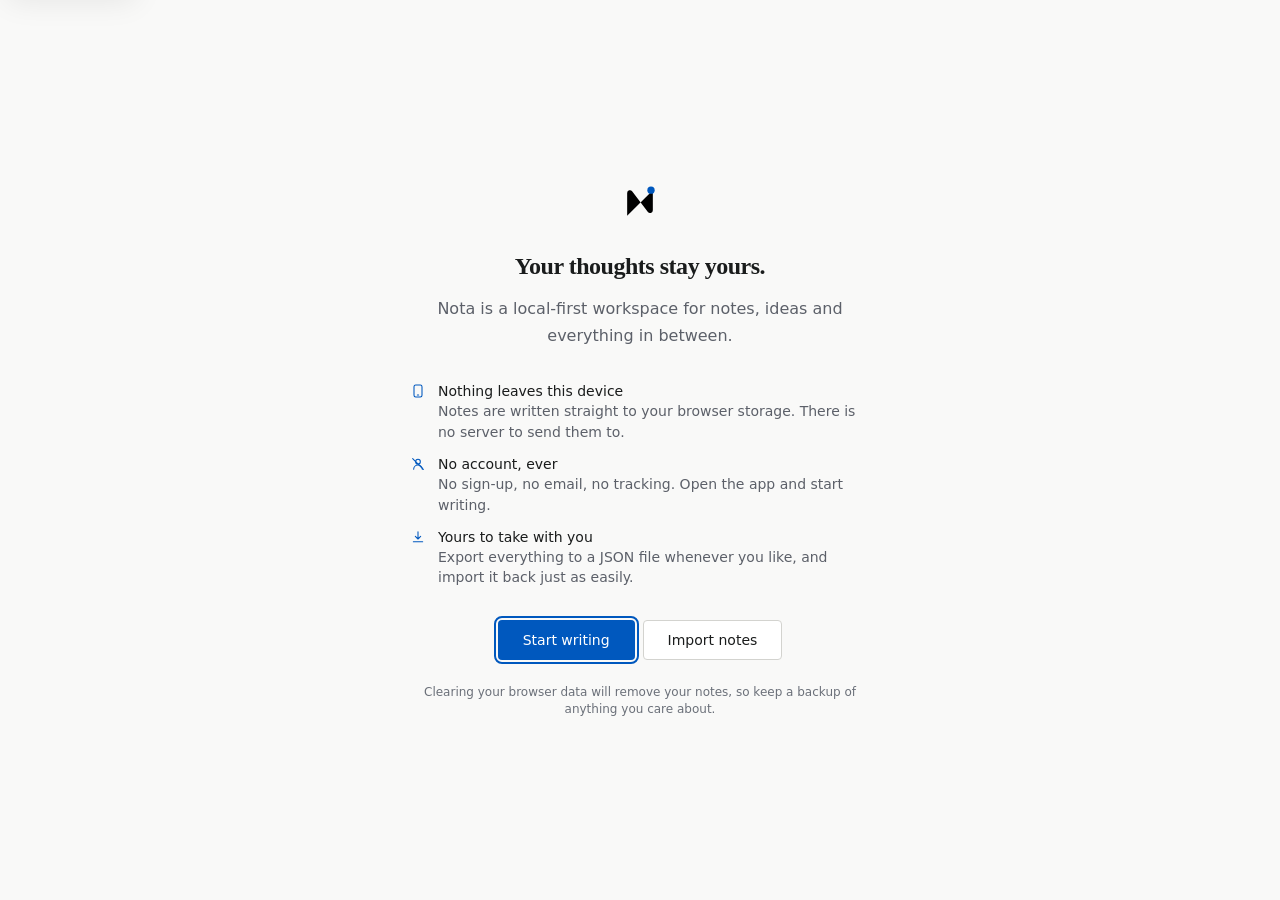
<file: index.html>
<!doctype html>
<html lang="en" data-theme="light">
  <head>
    <meta charset="utf-8" />
    <meta name="viewport" content="width=device-width, initial-scale=1, viewport-fit=cover" />
    <meta name="color-scheme" content="light dark" />
    <title>Nota — a private workspace for notes and ideas</title>
    <meta
      name="description"
      content="Nota is a local-first notes and personal knowledge workspace. Your notes stay on your device: no account, no server, no tracking."
    />
    <meta name="theme-color" content="#f9f9f8" media="(prefers-color-scheme: light)" />
    <meta name="theme-color" content="#121212" media="(prefers-color-scheme: dark)" />

    <link rel="icon" href="assets/brand/favicon.svg" type="image/svg+xml" />
    <link rel="apple-touch-icon" href="assets/brand/icon.svg" />

    <link rel="stylesheet" href="css/tokens.css" />
    <link rel="stylesheet" href="css/reset.css" />
    <link rel="stylesheet" href="css/base.css" />
    <link rel="stylesheet" href="css/layout.css" />
    <link rel="stylesheet" href="css/components.css" />
    <link rel="stylesheet" href="css/editor.css" />
    <link rel="stylesheet" href="css/views.css" />
    <link rel="stylesheet" href="css/utilities.css" />
    <link rel="stylesheet" href="css/responsive.css" />

    <script>
      /* Resolve the theme before first paint so the app never flashes
         the wrong colours. Mirrors the preference written by storage.js. */
      (function () {
        try {
          var stored = localStorage.getItem('nota:theme') || 'system';
          var dark =
            stored === 'dark' ||
            (stored === 'system' &&
              window.matchMedia &&
              window.matchMedia('(prefers-color-scheme: dark)').matches);
          document.documentElement.dataset.theme = dark ? 'dark' : 'light';
        } catch (error) {
          document.documentElement.dataset.theme = 'light';
        }
      })();
    </script>
  </head>

  <body>
    <a class="skip-link" id="skip-link" href="#editor-content">Skip to editor</a>

    <!-- Icon sprite. Inlined so the app makes no network requests at all. -->
    <svg xmlns="http://www.w3.org/2000/svg" style="display: none" aria-hidden="true">
      <symbol id="i-brand" viewBox="0 0 24 24">
        <path d="M5 19V6.5a1.5 1.5 0 0 1 2.7-.9l8.6 11.3a1.5 1.5 0 0 0 2.7-.9V5" />
        <circle cx="18" cy="5" r="2" fill="currentColor" stroke="none" />
      </symbol>
      <symbol id="i-note" viewBox="0 0 24 24">
        <path d="M14 3H7a2 2 0 0 0-2 2v14a2 2 0 0 0 2 2h10a2 2 0 0 0 2-2V8z" />
        <path d="M14 3v5h5" />
        <path d="M9 13h6M9 17h4" />
      </symbol>
      <symbol id="i-star" viewBox="0 0 24 24">
        <path d="m12 3.6 2.6 5.3 5.8.8-4.2 4.1 1 5.8-5.2-2.7-5.2 2.7 1-5.8-4.2-4.1 5.8-.8z" />
      </symbol>
      <symbol id="i-pin" viewBox="0 0 24 24">
        <path d="M9 3h6l-1 6 3.5 3.5H6.5L10 9z" />
        <path d="M12 12.5V21" />
      </symbol>
      <symbol id="i-archive" viewBox="0 0 24 24">
        <rect x="3" y="4" width="18" height="4" rx="1" />
        <path d="M5 8v10a2 2 0 0 0 2 2h10a2 2 0 0 0 2-2V8" />
        <path d="M10 12h4" />
      </symbol>
      <symbol id="i-archive-restore" viewBox="0 0 24 24">
        <rect x="3" y="4" width="18" height="4" rx="1" />
        <path d="M5 8v10a2 2 0 0 0 2 2h10a2 2 0 0 0 2-2V8" />
        <path d="M12 17v-5m0 0-2 2m2-2 2 2" />
      </symbol>
      <symbol id="i-trash" viewBox="0 0 24 24">
        <path d="M4 7h16" />
        <path d="M9 7V5a1 1 0 0 1 1-1h4a1 1 0 0 1 1 1v2" />
        <path d="M6 7v12a2 2 0 0 0 2 2h8a2 2 0 0 0 2-2V7" />
        <path d="M10 11v6M14 11v6" />
      </symbol>
      <symbol id="i-restore" viewBox="0 0 24 24">
        <path d="M4 12a8 8 0 1 0 2.5-5.8" />
        <path d="M4 4v4h4" />
      </symbol>
      <symbol id="i-folder" viewBox="0 0 24 24">
        <path d="M3 7a2 2 0 0 1 2-2h3.6a2 2 0 0 1 1.5.7L11.5 7H19a2 2 0 0 1 2 2v8a2 2 0 0 1-2 2H5a2 2 0 0 1-2-2z" />
      </symbol>
      <symbol id="i-folder-open" viewBox="0 0 24 24">
        <path d="M3 8V7a2 2 0 0 1 2-2h3.6a2 2 0 0 1 1.5.7L11.5 7H18a2 2 0 0 1 2 2v1" />
        <path d="M3 8h17.2a1 1 0 0 1 1 1.2l-1.5 8A2 2 0 0 1 17.7 19H5a2 2 0 0 1-2-2z" />
      </symbol>
      <symbol id="i-tag" viewBox="0 0 24 24">
        <path d="M4 12.5V5a1 1 0 0 1 1-1h7.5a1 1 0 0 1 .7.3l7 7a1 1 0 0 1 0 1.4l-6.5 6.5a1 1 0 0 1-1.4 0l-7-7a1 1 0 0 1-.3-.7z" />
        <circle cx="8.5" cy="8.5" r="1.4" />
      </symbol>
      <symbol id="i-search" viewBox="0 0 24 24">
        <circle cx="11" cy="11" r="6" />
        <path d="m20 20-3.5-3.5" />
      </symbol>
      <symbol id="i-plus" viewBox="0 0 24 24">
        <path d="M12 5v14M5 12h14" />
      </symbol>
      <symbol id="i-close" viewBox="0 0 24 24">
        <path d="M6 6l12 12M18 6 6 18" />
      </symbol>
      <symbol id="i-more" viewBox="0 0 24 24">
        <circle cx="6" cy="12" r="1.3" fill="currentColor" stroke="none" />
        <circle cx="12" cy="12" r="1.3" fill="currentColor" stroke="none" />
        <circle cx="18" cy="12" r="1.3" fill="currentColor" stroke="none" />
      </symbol>
      <symbol id="i-check" viewBox="0 0 24 24">
        <path d="m5 12.5 4.5 4.5L19 7" />
      </symbol>
      <symbol id="i-check-circle" viewBox="0 0 24 24">
        <circle cx="12" cy="12" r="8.5" />
        <path d="m8.5 12.2 2.4 2.4 4.6-4.9" />
      </symbol>
      <symbol id="i-alert" viewBox="0 0 24 24">
        <circle cx="12" cy="12" r="8.5" />
        <path d="M12 8v5M12 16h.01" />
      </symbol>
      <symbol id="i-info" viewBox="0 0 24 24">
        <circle cx="12" cy="12" r="8.5" />
        <path d="M12 11v5M12 8h.01" />
      </symbol>
      <symbol id="i-shield" viewBox="0 0 24 24">
        <path d="M12 3.5 5 6v5.5c0 4 2.9 7.6 7 8.9 4.1-1.3 7-4.9 7-8.9V6z" />
        <path d="m9.2 12 2 2 3.6-3.8" />
      </symbol>
      <symbol id="i-settings" viewBox="0 0 24 24">
        <circle cx="12" cy="12" r="3" />
        <path d="M19.4 14.5a1.6 1.6 0 0 0 .3 1.8l.1.1a2 2 0 1 1-2.8 2.8l-.1-.1a1.6 1.6 0 0 0-1.8-.3 1.6 1.6 0 0 0-1 1.5V21a2 2 0 1 1-4 0v-.2a1.6 1.6 0 0 0-1-1.4 1.6 1.6 0 0 0-1.8.3l-.1.1a2 2 0 1 1-2.8-2.8l.1-.1a1.6 1.6 0 0 0 .3-1.8 1.6 1.6 0 0 0-1.5-1H3a2 2 0 1 1 0-4h.2a1.6 1.6 0 0 0 1.4-1 1.6 1.6 0 0 0-.3-1.8l-.1-.1a2 2 0 1 1 2.8-2.8l.1.1a1.6 1.6 0 0 0 1.8.3H9a1.6 1.6 0 0 0 1-1.5V3a2 2 0 1 1 4 0v.2a1.6 1.6 0 0 0 1 1.4 1.6 1.6 0 0 0 1.8-.3l.1-.1a2 2 0 1 1 2.8 2.8l-.1.1a1.6 1.6 0 0 0-.3 1.8V9a1.6 1.6 0 0 0 1.5 1H21a2 2 0 1 1 0 4h-.2a1.6 1.6 0 0 0-1.4 1z" />
      </symbol>
      <symbol id="i-moon" viewBox="0 0 24 24">
        <path d="M20 14.5A8.5 8.5 0 0 1 9.5 4a8.5 8.5 0 1 0 10.5 10.5" />
      </symbol>
      <symbol id="i-sun" viewBox="0 0 24 24">
        <circle cx="12" cy="12" r="4" />
        <path d="M12 3v2M12 19v2M3 12h2M19 12h2M5.6 5.6l1.4 1.4M17 17l1.4 1.4M18.4 5.6 17 7M7 17l-1.4 1.4" />
      </symbol>
      <symbol id="i-monitor" viewBox="0 0 24 24">
        <rect x="3" y="4.5" width="18" height="12" rx="2" />
        <path d="M9 20h6M12 16.5V20" />
      </symbol>
      <symbol id="i-menu" viewBox="0 0 24 24">
        <path d="M4 7h16M4 12h16M4 17h16" />
      </symbol>
      <symbol id="i-chevron-left" viewBox="0 0 24 24">
        <path d="m14 6-6 6 6 6" />
      </symbol>
      <symbol id="i-sort" viewBox="0 0 24 24">
        <path d="M5 7h14M7 12h10M10 17h4" />
      </symbol>
      <symbol id="i-rows" viewBox="0 0 24 24">
        <rect x="4" y="5" width="16" height="5.5" rx="1" />
        <rect x="4" y="13.5" width="16" height="5.5" rx="1" />
      </symbol>
      <symbol id="i-grid" viewBox="0 0 24 24">
        <rect x="4" y="4" width="7" height="7" rx="1" />
        <rect x="13" y="4" width="7" height="7" rx="1" />
        <rect x="4" y="13" width="7" height="7" rx="1" />
        <rect x="13" y="13" width="7" height="7" rx="1" />
      </symbol>
      <symbol id="i-clock" viewBox="0 0 24 24">
        <circle cx="12" cy="12" r="8.5" />
        <path d="M12 7.5V12l3 1.8" />
      </symbol>
      <symbol id="i-calendar" viewBox="0 0 24 24">
        <rect x="4" y="5.5" width="16" height="15" rx="2" />
        <path d="M4 10h16M8.5 3.5v4M15.5 3.5v4" />
      </symbol>
      <symbol id="i-pencil" viewBox="0 0 24 24">
        <path d="M4 20h4L19.5 8.5a2.1 2.1 0 0 0-3-3L5 17z" />
        <path d="m14.5 6.5 3 3" />
      </symbol>
      <symbol id="i-copy" viewBox="0 0 24 24">
        <rect x="9" y="9" width="11" height="11" rx="2" />
        <path d="M5 15V6a2 2 0 0 1 2-2h8" />
      </symbol>
      <symbol id="i-download" viewBox="0 0 24 24">
        <path d="M12 4v11m0 0-4-4m4 4 4-4" />
        <path d="M5 19h14" />
      </symbol>
      <symbol id="i-device" viewBox="0 0 24 24">
        <rect x="6" y="3" width="12" height="18" rx="2.5" />
        <path d="M11 18h2" />
      </symbol>
      <symbol id="i-user-off" viewBox="0 0 24 24">
        <circle cx="12" cy="8.5" r="3.5" />
        <path d="M5.5 20a6.5 6.5 0 0 1 13 0" />
        <path d="m4 4 16 16" />
      </symbol>
      <symbol id="i-bold" viewBox="0 0 24 24">
        <path d="M7 5h6a3.5 3.5 0 0 1 0 7H7z" />
        <path d="M7 12h7a3.5 3.5 0 0 1 0 7H7z" />
      </symbol>
      <symbol id="i-italic" viewBox="0 0 24 24">
        <path d="M15 5h-5M14 19H9M13.5 5 10.5 19" />
      </symbol>
      <symbol id="i-heading" viewBox="0 0 24 24">
        <path d="M5 6v12M13 6v12M5 12h8" />
        <path d="M16.5 10.5h3V18" />
      </symbol>
      <symbol id="i-subheading" viewBox="0 0 24 24">
        <path d="M5 6v12M13 6v12M5 12h8" />
        <path d="M16.5 12.5a1.5 1.5 0 0 1 3 0c0 1.5-3 2.5-3 5.5h3" />
      </symbol>
      <symbol id="i-list" viewBox="0 0 24 24">
        <path d="M9 6h11M9 12h11M9 18h11" />
        <circle cx="5" cy="6" r="1.2" fill="currentColor" stroke="none" />
        <circle cx="5" cy="12" r="1.2" fill="currentColor" stroke="none" />
        <circle cx="5" cy="18" r="1.2" fill="currentColor" stroke="none" />
      </symbol>
      <symbol id="i-list-ordered" viewBox="0 0 24 24">
        <path d="M10 6h10M10 12h10M10 18h10" />
        <path d="M4 4.5h1.4V9M4 9h2.6" />
        <path d="M4 13.5a1.2 1.2 0 0 1 2.4 0c0 1.2-2.4 2-2.4 4h2.6" />
      </symbol>
      <symbol id="i-checklist" viewBox="0 0 24 24">
        <path d="M11 7h9M11 17h9" />
        <path d="m3.5 7 1.6 1.6L8 5.5" />
        <path d="m3.5 17 1.6 1.6L8 15.5" />
      </symbol>
      <symbol id="i-quote" viewBox="0 0 24 24">
        <path d="M5 6v12" />
        <path d="M10 8h9M10 12h9M10 16h6" />
      </symbol>
      <symbol id="i-code" viewBox="0 0 24 24">
        <path d="m9 8-4 4 4 4M15 8l4 4-4 4" />
      </symbol>
      <symbol id="i-link" viewBox="0 0 24 24">
        <path d="M10.5 13.5a3.5 3.5 0 0 0 5 0l3-3a3.5 3.5 0 1 0-5-5L12 7" />
        <path d="M13.5 10.5a3.5 3.5 0 0 0-5 0l-3 3a3.5 3.5 0 1 0 5 5L12 17" />
      </symbol>
      <symbol id="i-eraser" viewBox="0 0 24 24">
        <path d="m6 15 6-6 5 5-4.5 4.5H8z" />
        <path d="M10 20h9" />
      </symbol>
    </svg>

    <div class="app" id="app" data-pane="list" data-sidebar="closed">
      <!-- ================= Sidebar ================= -->
      <aside class="sidebar" id="sidebar" aria-label="Workspace navigation">
        <div class="sidebar__head">
          <span class="brand">
            <svg class="brand__mark" viewBox="0 0 24 24" aria-hidden="true" focusable="false">
              <use href="#i-brand" />
            </svg>
            <span class="brand__name">Nota</span>
          </span>
          <button type="button" class="icon-btn nav-toggle" id="sidebar-close" aria-label="Close navigation">
            <svg class="icon" aria-hidden="true" focusable="false"><use href="#i-close" /></svg>
          </button>
        </div>

        <div class="sidebar__body" id="sidebar-body-wrap">
          <button type="button" class="btn btn--primary btn--block" id="new-note-button">
            <svg class="icon" aria-hidden="true" focusable="false"><use href="#i-plus" /></svg>
            <span>New note</span>
          </button>

          <button type="button" class="search-trigger" id="search-trigger">
            <svg class="icon" aria-hidden="true" focusable="false"><use href="#i-search" /></svg>
            <span class="search-trigger__label">Quick search</span>
            <span class="palette__keys" id="search-trigger-keys"></span>
          </button>

          <nav id="sidebar-body" aria-label="Views and folders"></nav>
        </div>

        <div class="sidebar__foot">
          <p class="sidebar__privacy">
            <svg class="icon icon--sm" aria-hidden="true" focusable="false"><use href="#i-shield" /></svg>
            <span>Your notes stay on this device.</span>
          </p>
          <div class="u-row">
            <button type="button" class="nav-item" id="settings-button">
              <svg class="icon" aria-hidden="true" focusable="false"><use href="#i-settings" /></svg>
              <span class="nav-item__label">Settings</span>
            </button>
            <button type="button" class="icon-btn" id="theme-button" aria-label="Change theme" title="Change theme">
              <svg class="icon" aria-hidden="true" focusable="false"><use href="#i-moon" /></svg>
            </button>
          </div>
        </div>
      </aside>

      <button type="button" class="sidebar-scrim" id="sidebar-scrim" tabindex="-1" aria-hidden="true" hidden></button>

      <!-- ================= Workspace ================= -->
      <main class="workspace">
        <!-- Notes list -->
        <section class="list-pane" aria-label="Notes">
          <header class="list-pane__head" id="list-head"></header>

          <div class="search-bar" id="list-search" hidden>
            <svg class="icon icon--lg" aria-hidden="true" focusable="false"><use href="#i-search" /></svg>
            <input
              type="search"
              class="search-bar__input"
              id="list-search-input"
              placeholder="Search notes…"
              aria-label="Search notes"
              autocomplete="off"
              spellcheck="false"
            />
            <button type="button" class="icon-btn" id="list-search-clear" aria-label="Clear search" hidden>
              <svg class="icon" aria-hidden="true" focusable="false"><use href="#i-close" /></svg>
            </button>
          </div>

          <div class="list-pane__scroll" id="list-scroll">
            <p class="list-pane__meta" id="list-meta" aria-live="polite"></p>
            <div id="note-list"></div>
            <div class="empty-state" id="list-empty" hidden></div>
          </div>
        </section>

        <!-- Detail -->
        <section class="detail-pane" id="detail-pane" aria-label="Note">
          <!-- Editor -->
          <article class="editor" id="editor" hidden>
            <header class="editor__topbar">
              <button type="button" class="icon-btn pane-back" id="pane-back" aria-label="Back to notes">
                <svg class="icon" aria-hidden="true" focusable="false"><use href="#i-chevron-left" /></svg>
              </button>
              <nav class="breadcrumbs" id="editor-breadcrumbs" aria-label="Breadcrumb"></nav>
              <p class="save-status" id="save-status" data-state="idle">
                <span class="save-status__dot" aria-hidden="true"></span>
                <span class="save-status__text" id="save-status-text">Saved locally</span>
              </p>
              <div class="editor__actions" id="editor-actions"></div>
            </header>

            <div class="editor__banner" id="editor-banner" hidden></div>

            <div class="editor__toolbar" id="editor-toolbar" role="toolbar" aria-label="Formatting">
              <button type="button" class="icon-btn" data-format="heading" aria-pressed="false" aria-label="Heading" title="Heading">
                <svg class="icon" aria-hidden="true" focusable="false"><use href="#i-heading" /></svg>
              </button>
              <button type="button" class="icon-btn" data-format="subheading" aria-pressed="false" aria-label="Subheading" title="Subheading">
                <svg class="icon" aria-hidden="true" focusable="false"><use href="#i-subheading" /></svg>
              </button>
              <span class="editor__toolbar-sep" role="separator"></span>
              <button type="button" class="icon-btn" data-format="bold" aria-pressed="false" aria-label="Bold" title="Bold">
                <svg class="icon" aria-hidden="true" focusable="false"><use href="#i-bold" /></svg>
              </button>
              <button type="button" class="icon-btn" data-format="italic" aria-pressed="false" aria-label="Italic" title="Italic">
                <svg class="icon" aria-hidden="true" focusable="false"><use href="#i-italic" /></svg>
              </button>
              <button type="button" class="icon-btn" data-format="code" aria-pressed="false" aria-label="Inline code" title="Inline code">
                <svg class="icon" aria-hidden="true" focusable="false"><use href="#i-code" /></svg>
              </button>
              <button type="button" class="icon-btn" data-format="link" aria-pressed="false" aria-label="Link" title="Link">
                <svg class="icon" aria-hidden="true" focusable="false"><use href="#i-link" /></svg>
              </button>
              <span class="editor__toolbar-sep" role="separator"></span>
              <button type="button" class="icon-btn" data-format="bulletList" aria-pressed="false" aria-label="Bulleted list" title="Bulleted list">
                <svg class="icon" aria-hidden="true" focusable="false"><use href="#i-list" /></svg>
              </button>
              <button type="button" class="icon-btn" data-format="numberedList" aria-pressed="false" aria-label="Numbered list" title="Numbered list">
                <svg class="icon" aria-hidden="true" focusable="false"><use href="#i-list-ordered" /></svg>
              </button>
              <button type="button" class="icon-btn" data-format="checklist" aria-pressed="false" aria-label="Checklist" title="Checklist">
                <svg class="icon" aria-hidden="true" focusable="false"><use href="#i-checklist" /></svg>
              </button>
              <button type="button" class="icon-btn" data-format="quote" aria-pressed="false" aria-label="Quote" title="Quote">
                <svg class="icon" aria-hidden="true" focusable="false"><use href="#i-quote" /></svg>
              </button>
              <span class="editor__toolbar-sep" role="separator"></span>
              <button type="button" class="icon-btn" data-format="clear" aria-label="Clear formatting" title="Clear formatting">
                <svg class="icon" aria-hidden="true" focusable="false"><use href="#i-eraser" /></svg>
              </button>
            </div>

            <div class="editor__scroll">
              <div class="editor__doc">
                <h1
                  class="editor__title"
                  id="editor-title"
                  contenteditable="true"
                  role="textbox"
                  aria-label="Note title"
                  data-placeholder="Untitled note"
                  spellcheck="false"
                ></h1>

                <div class="editor__meta" id="editor-meta"></div>
                <div class="editor__tags" id="editor-tags"></div>
                <hr class="editor__rule" />

                <div
                  class="editor__content"
                  id="editor-content"
                  contenteditable="true"
                  role="textbox"
                  aria-multiline="true"
                  aria-label="Note content"
                  data-placeholder="Start writing…"
                ></div>
              </div>
            </div>
          </article>

          <!-- Settings -->
          <section class="settings" id="settings-view" aria-label="Settings" hidden>
            <header class="editor__topbar">
              <button type="button" class="icon-btn pane-back" id="settings-back" aria-label="Back to notes">
                <svg class="icon" aria-hidden="true" focusable="false"><use href="#i-chevron-left" /></svg>
              </button>
              <span class="breadcrumbs"><span class="breadcrumbs__current">Settings</span></span>
            </header>
            <div class="settings__scroll">
              <div class="settings__doc" id="settings-body"></div>
            </div>
          </section>

          <!-- Nothing selected -->
          <div class="empty-state empty-state--fill" id="detail-empty"></div>
        </section>
      </main>
    </div>

    <input type="file" id="import-file-input" accept="application/json,.json" hidden />

    <div class="toast-region" id="toast-region"></div>
    <div class="visually-hidden" id="live-region" role="status" aria-live="polite" aria-atomic="true"></div>

    <noscript>
      <p style="padding: 2rem; max-width: 40ch; margin: 0 auto">
        Nota is a client-side application and needs JavaScript enabled. Nothing is
        sent anywhere — the code runs entirely in your browser.
      </p>
    </noscript>

    <script type="module" src="js/app.js"></script>
  </body>
</html>
</file>
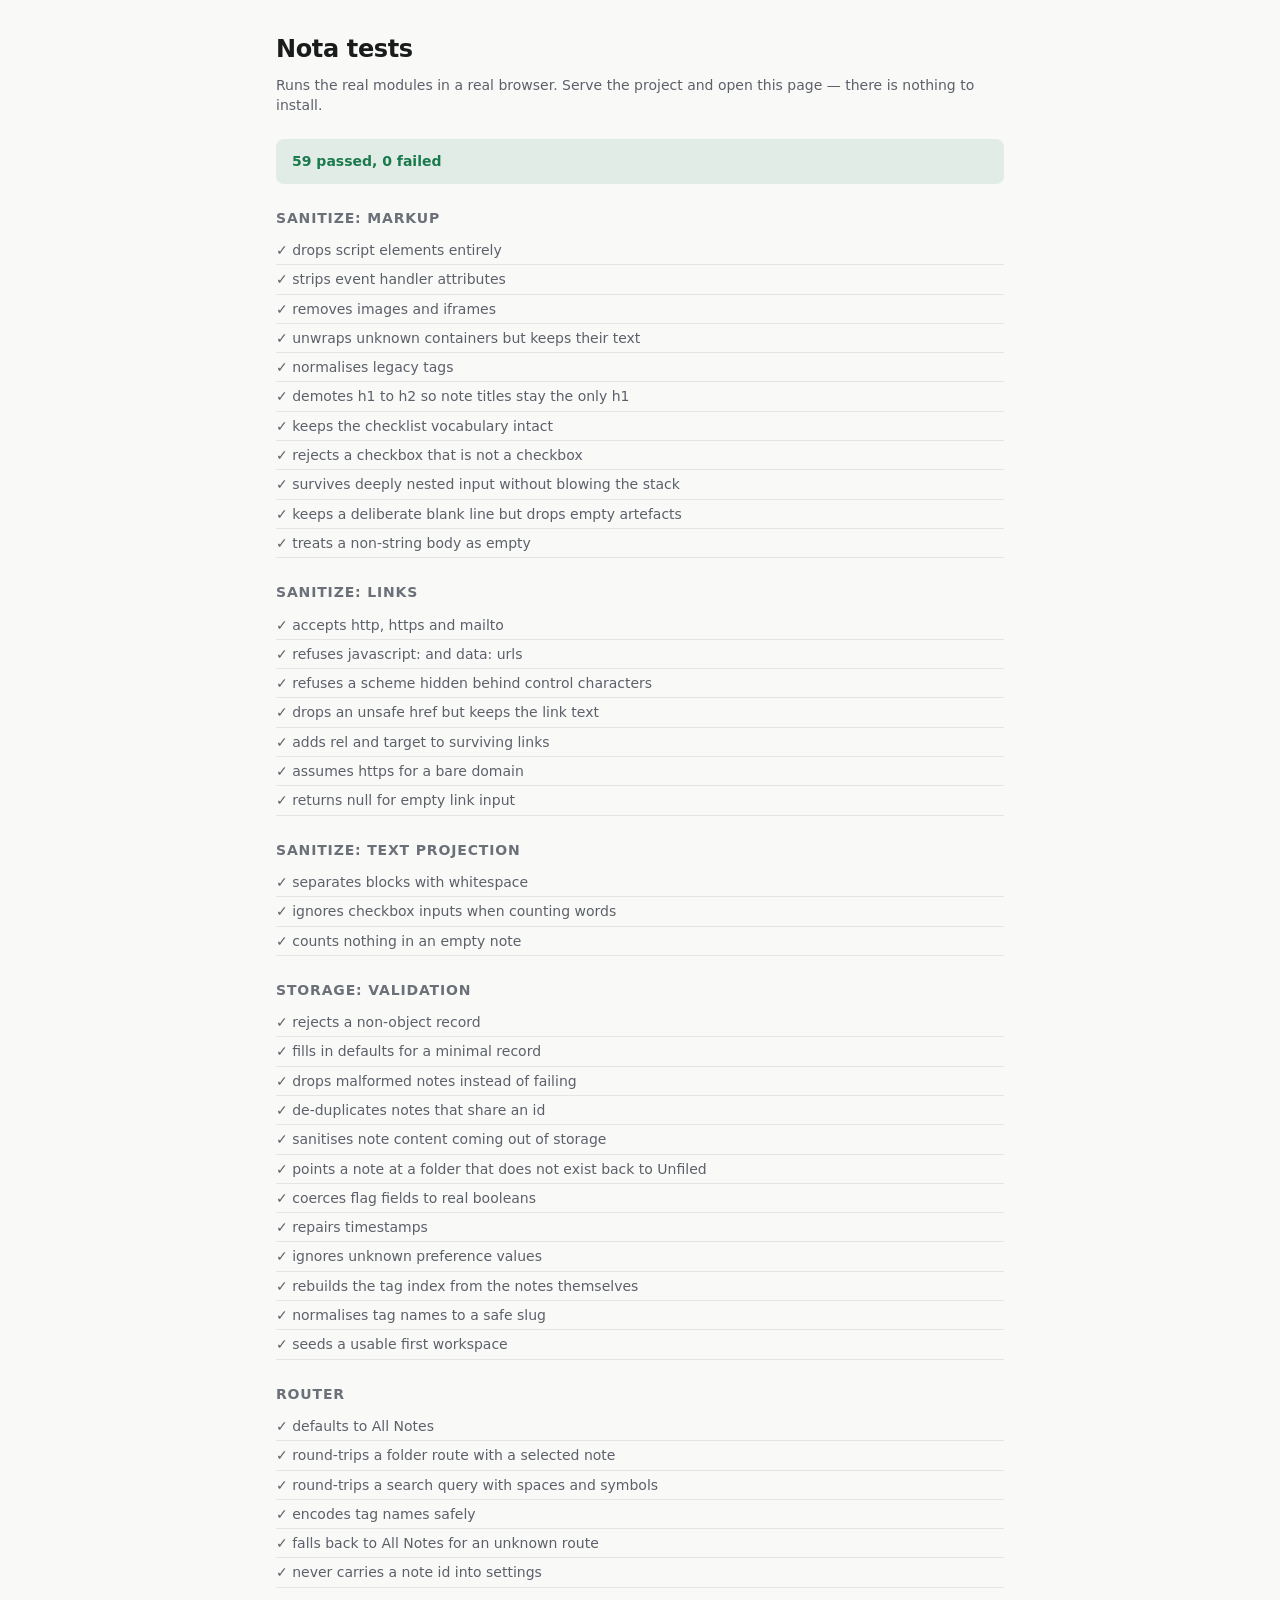
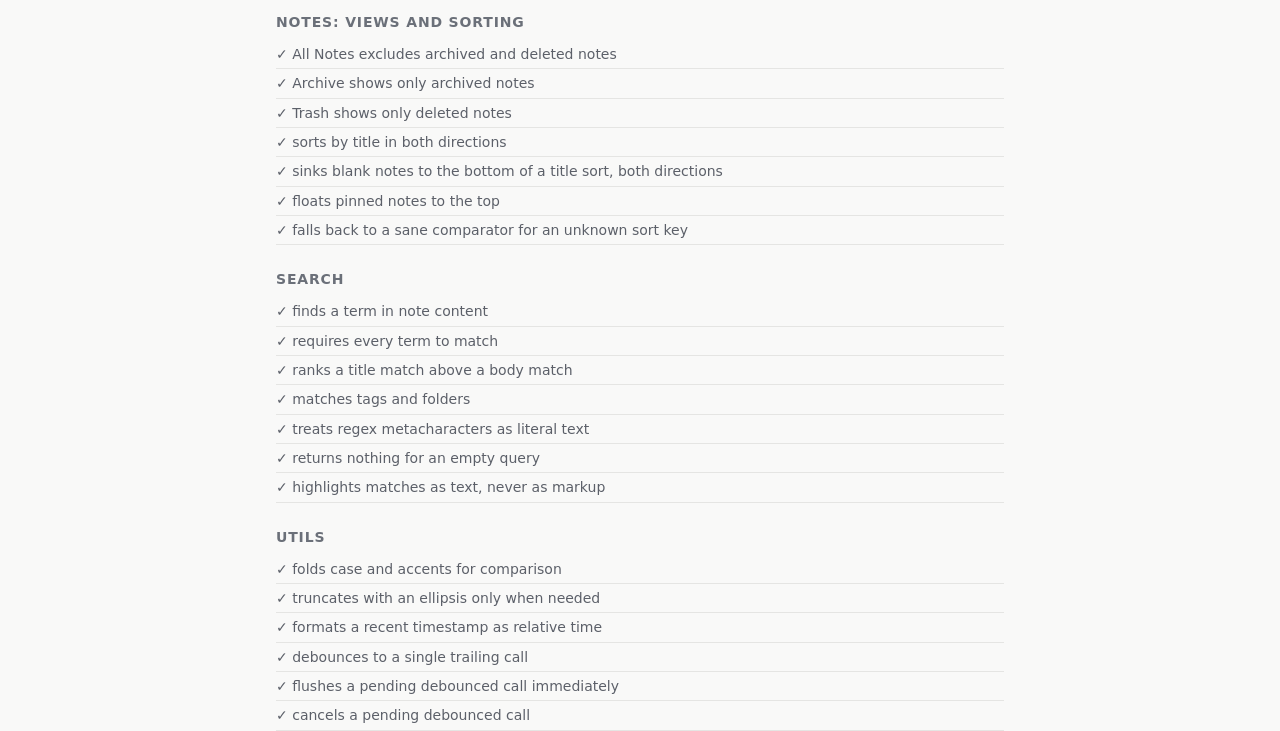
<file: tests/index.html>
<!doctype html>
<html lang="en">
  <head>
    <meta charset="utf-8" />
    <meta name="viewport" content="width=device-width, initial-scale=1" />
    <title>Nota tests</title>
    <link rel="stylesheet" href="../css/tokens.css" />
    <link rel="stylesheet" href="../css/reset.css" />
    <link rel="stylesheet" href="../css/base.css" />
    <style>
      body {
        max-width: 760px;
        margin: 0 auto;
        padding: var(--space-6) var(--space-4) var(--space-8);
      }
      h1 {
        font-size: var(--text-2xl);
        letter-spacing: var(--tracking-tight);
      }
      .lede {
        margin-top: var(--space-2);
        color: var(--color-text-2);
      }
      .summary {
        margin: var(--space-5) 0;
        padding: var(--space-3) var(--space-4);
        font-weight: var(--weight-semibold);
        border-radius: var(--radius-lg);
      }
      .summary--pass {
        color: var(--color-success);
        background: color-mix(in srgb, var(--color-success) 10%, transparent);
      }
      .summary--fail {
        color: var(--color-danger);
        background: var(--color-danger-soft);
      }
      h2 {
        margin-top: var(--space-5);
        font-size: var(--text-md);
        letter-spacing: var(--tracking-wide);
        text-transform: uppercase;
        color: var(--color-text-3);
      }
      ul {
        list-style: none;
        padding: 0;
        margin-top: var(--space-2);
      }
      li {
        padding: var(--space-1) 0;
        font-size: var(--text-md);
        border-bottom: 1px solid var(--color-border);
      }
      li.ok {
        color: var(--color-text-2);
      }
      li.fail {
        color: var(--color-danger);
        font-weight: var(--weight-medium);
      }
      pre {
        margin: var(--space-1) 0 var(--space-2) var(--space-4);
        font-family: var(--font-mono);
        font-size: var(--text-sm);
        white-space: pre-wrap;
      }
    </style>
  </head>
  <body>
    <h1>Nota tests</h1>
    <p class="lede">
      Runs the real modules in a real browser. Serve the project and open this
      page — there is nothing to install.
    </p>
    <div id="output">Running…</div>
    <script type="module" src="suite.js"></script>
  </body>
</html>
</file>
<file: css/tokens.css>
/**
 * Design tokens for Nota.
 * Values transcribed from the Nota Workspace design system:
 * warm off-white canvas, deep-graphite dark, one restrained blue accent,
 * an 8px spacing rhythm and a soft-but-precise 4px shape language.
 */

:root {
  color-scheme: light;

  /* ---- Spacing (8px rhythm, with 4px half-steps) ---- */
  --space-0: 0;
  --space-1: 0.25rem;   /*  4px */
  --space-2: 0.5rem;    /*  8px */
  --space-3: 0.75rem;   /* 12px */
  --space-4: 1rem;      /* 16px */
  --space-5: 1.5rem;    /* 24px */
  --space-6: 2rem;      /* 32px */
  --space-7: 2.5rem;    /* 40px */
  --space-8: 4rem;      /* 64px */

  /* ---- Radii ---- */
  --radius-xs: 2px;
  --radius-sm: 4px;
  --radius-md: 6px;
  --radius-lg: 8px;
  --radius-xl: 12px;
  --radius-pill: 9999px;

  /* ---- Layout ---- */
  --sidebar-width: 260px;
  --list-width: 340px;
  --editor-measure: 720px;
  --topbar-height: 52px;
  --gutter: var(--space-5);
  --gutter-mobile: var(--space-4);

  /* ---- Typography ----
     Geist and IBM Plex Serif are the design-system faces. We resolve to system
     stacks so the app never reaches out to a font CDN — see README. */
  --font-ui: "Geist", ui-sans-serif, system-ui, -apple-system, "Segoe UI",
    Inter, Roboto, "Helvetica Neue", Arial, sans-serif;
  --font-editor: "IBM Plex Serif", "Iowan Old Style", "Palatino Linotype",
    Palatino, Georgia, "Times New Roman", serif;
  --font-mono: "Geist Mono", ui-monospace, "SF Mono", "Cascadia Code",
    "JetBrains Mono", Consolas, "Liberation Mono", monospace;

  --text-xs: 0.6875rem;  /* 11px */
  --text-sm: 0.75rem;    /* 12px */
  --text-md: 0.875rem;   /* 14px */
  --text-lg: 1rem;       /* 16px */
  --text-xl: 1.25rem;    /* 20px */
  --text-2xl: 1.5rem;    /* 24px */
  --text-3xl: 1.75rem;   /* 28px */

  --leading-tight: 1.25;
  --leading-normal: 1.45;
  --leading-relaxed: 1.65;

  --weight-normal: 400;
  --weight-medium: 500;
  --weight-semibold: 600;

  --tracking-tight: -0.015em;
  --tracking-wide: 0.06em;

  /* ---- Motion ---- */
  --ease-out: cubic-bezier(0.22, 1, 0.36, 1);
  --ease-in-out: cubic-bezier(0.4, 0, 0.2, 1);
  --duration-fast: 90ms;
  --duration-base: 160ms;
  --duration-slow: 240ms;

  /* ---- Z-index scale ---- */
  --z-base: 0;
  --z-sticky: 10;
  /* The scrim dims what is behind the sidebar, so it must sit *below* it —
     above, it swallows every tap meant for the navigation. */
  --z-scrim: 30;
  --z-sidebar: 40;
  --z-dialog: 60;
  --z-palette: 70;
  --z-toast: 80;

  /* ---- Light palette ---- */
  --color-bg: #f9f9f8;
  --color-surface: #ffffff;
  --color-surface-2: #f3f4f3;
  --color-surface-3: #ebebe9;
  --color-surface-inset: #f0f0ee;

  --color-border: #e5e5e3;
  --color-border-strong: #d3d3cf;

  --color-text: #1a1c1c;
  --color-text-2: #5c6069;
  /* text-3 carries real information (timestamps, counts), so it is held at
     4.5:1 against both the canvas and the sidebar rather than being the
     lightest grey that still looks quiet. */
  --color-text-3: #6b7079;
  --color-text-inverse: #f6f6f5;

  --color-accent: #0058be;
  --color-accent-hover: #00479b;
  --color-accent-contrast: #ffffff;
  --color-accent-soft: #e7eefb;
  --color-accent-border: #b9cff2;

  --color-danger: #ba1a1a;
  --color-danger-soft: #fdecea;
  --color-danger-border: #f2c4bf;
  --color-success: #1a7a4d;
  --color-warning: #8a5300;

  --color-hover: rgb(0 0 0 / 4%);
  --color-active: rgb(0 0 0 / 7%);
  --color-focus-ring: #0058be;
  --color-selection: #cfe0fb;
  --color-mark: #fde68a;
  --color-mark-text: #46320a;

  --shadow-overlay: 0 10px 30px rgb(0 0 0 / 8%), 0 2px 6px rgb(0 0 0 / 4%);
  --shadow-raised: 0 1px 2px rgb(0 0 0 / 6%);
  --scrim: rgb(24 24 24 / 32%);
}

:root[data-theme="dark"] {
  color-scheme: dark;

  --color-bg: #121212;
  --color-surface: #171717;
  --color-surface-2: #1c1c1c;
  --color-surface-3: #242424;
  --color-surface-inset: #1a1a1a;

  --color-border: #2b2b2b;
  --color-border-strong: #3a3a3a;

  --color-text: #ececea;
  --color-text-2: #a3a3a1;
  --color-text-3: #8b8b88;
  --color-text-inverse: #17181a;

  --color-accent: #7ba6ff;
  --color-accent-hover: #9dbcff;
  --color-accent-contrast: #0b1b38;
  --color-accent-soft: #172440;
  --color-accent-border: #2c3f68;

  --color-danger: #ff9d95;
  --color-danger-soft: #331c1a;
  --color-danger-border: #58302c;
  --color-success: #6cc79a;
  --color-warning: #e0ab5c;

  --color-hover: rgb(255 255 255 / 5%);
  --color-active: rgb(255 255 255 / 9%);
  --color-focus-ring: #7ba6ff;
  --color-selection: #2b3f66;
  --color-mark: #5c4a15;
  --color-mark-text: #f7e6b4;

  --shadow-overlay: 0 12px 34px rgb(0 0 0 / 55%), 0 2px 8px rgb(0 0 0 / 40%);
  --shadow-raised: 0 1px 2px rgb(0 0 0 / 40%);
  --scrim: rgb(0 0 0 / 55%);
}

/* Editor typography scales, driven by user preference. */
:root {
  --editor-font-size: 17px;
  --editor-line-height: 1.65;
}
:root[data-editor-size="small"]  { --editor-font-size: 15px; }
:root[data-editor-size="medium"] { --editor-font-size: 17px; }
:root[data-editor-size="large"]  { --editor-font-size: 19px; }
:root[data-editor-leading="compact"]     { --editor-line-height: 1.45; }
:root[data-editor-leading="comfortable"] { --editor-line-height: 1.65; }
:root[data-editor-leading="spacious"]    { --editor-line-height: 1.9; }
</file>
<file: css/base.css>
/* Base element styling and shared primitives. */

html,
body {
  height: 100%;
}

body {
  font-family: var(--font-ui);
  font-size: var(--text-md);
  line-height: var(--leading-normal);
  color: var(--color-text);
  background: var(--color-bg);
  -webkit-font-smoothing: antialiased;
  -moz-osx-font-smoothing: grayscale;
  overscroll-behavior: none;
}

::selection {
  background: var(--color-selection);
}

:focus-visible {
  outline: 2px solid var(--color-focus-ring);
  outline-offset: 2px;
  border-radius: var(--radius-sm);
}

/* We manage focus rings explicitly; never show the UA ring on mouse press. */
:focus:not(:focus-visible) {
  outline: none;
}

/* Set while the window is being resized: crossing a breakpoint changes
   layout properties that would otherwise animate, which reads as a glitch. */
:root[data-resizing] *,
:root[data-resizing] *::before,
:root[data-resizing] *::after {
  transition: none !important;
}

.icon {
  width: 16px;
  height: 16px;
  flex: none;
  fill: none;
  stroke: currentColor;
  stroke-width: 1.6;
  stroke-linecap: round;
  stroke-linejoin: round;
}

.icon--lg {
  width: 20px;
  height: 20px;
}

.icon--sm {
  width: 14px;
  height: 14px;
}

/* Solid-fill glyphs (pin, star when active) opt out of stroke rendering. */
.icon--filled {
  fill: currentColor;
  stroke: none;
}

.visually-hidden {
  position: absolute;
  width: 1px;
  height: 1px;
  margin: -1px;
  padding: 0;
  overflow: hidden;
  clip-path: inset(50%);
  white-space: nowrap;
  border: 0;
}

kbd {
  display: inline-flex;
  align-items: center;
  justify-content: center;
  min-width: 20px;
  height: 20px;
  padding: 0 var(--space-1);
  font-family: var(--font-mono);
  font-size: var(--text-xs);
  line-height: 1;
  color: var(--color-text-2);
  background: var(--color-surface-3);
  border: 1px solid var(--color-border);
  border-radius: var(--radius-xs);
}

mark {
  padding: 0 1px;
  color: var(--color-mark-text);
  background: var(--color-mark);
  border-radius: var(--radius-xs);
}

hr {
  height: 1px;
  margin: 0;
  border: 0;
  background: var(--color-border);
}

/* Scrollbars: present but quiet. */
* {
  scrollbar-width: thin;
  scrollbar-color: var(--color-border-strong) transparent;
}

*::-webkit-scrollbar {
  width: 10px;
  height: 10px;
}

*::-webkit-scrollbar-track {
  background: transparent;
}

*::-webkit-scrollbar-thumb {
  background-clip: content-box;
  background-color: var(--color-border-strong);
  border: 3px solid transparent;
  border-radius: var(--radius-pill);
}

*::-webkit-scrollbar-thumb:hover {
  background-color: var(--color-text-3);
}
</file>
<file: css/layout.css>
/* App shell: sidebar | notes list | detail. */

.skip-link {
  position: absolute;
  top: var(--space-2);
  left: var(--space-2);
  z-index: var(--z-toast);
  padding: var(--space-2) var(--space-4);
  color: var(--color-text);
  background: var(--color-surface);
  border: 1px solid var(--color-border-strong);
  border-radius: var(--radius-sm);
  box-shadow: var(--shadow-overlay);
  transform: translateY(calc(-100% - var(--space-4)));
  transition: transform var(--duration-base) var(--ease-out);
}

.skip-link:focus-visible {
  transform: translateY(0);
}

.app {
  display: grid;
  grid-template-columns: var(--sidebar-width) minmax(0, 1fr);
  height: 100vh;
  height: 100dvh;
  overflow: hidden;
}

/* ---------- Sidebar ---------- */

.sidebar {
  display: flex;
  flex-direction: column;
  min-height: 0;
  background: var(--color-surface-2);
  border-right: 1px solid var(--color-border);
}

.sidebar__head {
  display: flex;
  align-items: center;
  justify-content: space-between;
  gap: var(--space-2);
  height: var(--topbar-height);
  padding: 0 var(--space-3) 0 var(--space-4);
  flex: none;
}

.sidebar__body {
  flex: 1 1 auto;
  min-height: 0;
  overflow-y: auto;
  padding: var(--space-2) var(--space-3) var(--space-5);
}

.sidebar__foot {
  flex: none;
  padding: var(--space-3);
  border-top: 1px solid var(--color-border);
}

.sidebar-scrim {
  position: fixed;
  inset: 0;
  z-index: var(--z-scrim);
  background: var(--scrim);
  border: 0;
  opacity: 0;
  pointer-events: none;
  transition: opacity var(--duration-base) var(--ease-out);
}

/* ---------- Workspace ---------- */

.workspace {
  display: grid;
  grid-template-columns: var(--list-width) minmax(0, 1fr);
  min-width: 0;
  min-height: 0;
}

.list-pane {
  display: flex;
  flex-direction: column;
  min-width: 0;
  min-height: 0;
  background: var(--color-bg);
  border-right: 1px solid var(--color-border);
}

.list-pane__head {
  flex: none;
  display: flex;
  align-items: center;
  gap: var(--space-2);
  height: var(--topbar-height);
  padding: 0 var(--space-2) 0 var(--space-4);
  border-bottom: 1px solid var(--color-border);
}

.list-pane__scroll {
  flex: 1 1 auto;
  min-height: 0;
  overflow-y: auto;
  overscroll-behavior: contain;
}

.detail-pane {
  position: relative;
  display: flex;
  flex-direction: column;
  min-width: 0;
  min-height: 0;
  background: var(--color-bg);
}

/* ---------- Tablet: sidebar becomes an overlay ---------- */

@media (max-width: 1080px) {
  .app {
    grid-template-columns: minmax(0, 1fr);
  }

  .sidebar {
    position: fixed;
    inset: 0 auto 0 0;
    z-index: var(--z-sidebar);
    width: min(var(--sidebar-width), 84vw);
    transform: translateX(-102%);
    transition: transform var(--duration-slow) var(--ease-out);
    box-shadow: var(--shadow-overlay);
  }

  .app[data-sidebar="open"] .sidebar {
    transform: translateX(0);
  }

  .app[data-sidebar="open"] .sidebar-scrim {
    opacity: 1;
    pointer-events: auto;
  }
}

/* ---------- Mobile: one pane at a time ---------- */

@media (max-width: 760px) {
  .workspace {
    grid-template-columns: minmax(0, 1fr);
  }

  .list-pane,
  .detail-pane {
    grid-area: 1 / 1;
    border-right: 0;
  }

  .app[data-pane="list"] .detail-pane,
  .app[data-pane="detail"] .list-pane {
    display: none;
  }
}
</file>
<file: css/components.css>
/* ============================================================
   Brand
   ============================================================ */

.brand {
  display: flex;
  align-items: center;
  gap: var(--space-2);
  min-width: 0;
}

.brand__mark {
  width: 22px;
  height: 22px;
  flex: none;
  color: var(--color-accent);
}

.brand__name {
  font-size: var(--text-md);
  font-weight: var(--weight-semibold);
  letter-spacing: var(--tracking-tight);
  white-space: nowrap;
}

/* ============================================================
   Buttons
   ============================================================ */

.btn {
  display: inline-flex;
  align-items: center;
  justify-content: center;
  gap: var(--space-2);
  height: 32px;
  padding: 0 var(--space-3);
  font-size: var(--text-md);
  font-weight: var(--weight-medium);
  color: var(--color-text);
  border: 1px solid transparent;
  border-radius: var(--radius-sm);
  white-space: nowrap;
  transition: background-color var(--duration-fast) var(--ease-out),
    border-color var(--duration-fast) var(--ease-out),
    color var(--duration-fast) var(--ease-out);
}

.btn:hover {
  background: var(--color-hover);
}

.btn:active {
  background: var(--color-active);
}

.btn[disabled] {
  opacity: 0.45;
  pointer-events: none;
}

.btn--primary {
  color: var(--color-accent-contrast);
  background: var(--color-accent);
}

.btn--primary:hover,
.btn--primary:active {
  background: var(--color-accent-hover);
}

.btn--outline {
  border-color: var(--color-border-strong);
  background: var(--color-surface);
}

.btn--danger {
  color: var(--color-danger);
}

.btn--danger:hover {
  background: var(--color-danger-soft);
}

.btn--danger-solid {
  color: #fff;
  background: #ba1a1a;
}

.btn--danger-solid:hover {
  background: #9c1414;
}

.btn--block {
  width: 100%;
}

.btn--lg {
  height: 40px;
  padding: 0 var(--space-5);
}

/* Icon-only button. Always paired with an accessible name. */
.icon-btn {
  display: inline-flex;
  align-items: center;
  justify-content: center;
  width: 30px;
  height: 30px;
  flex: none;
  color: var(--color-text-2);
  border-radius: var(--radius-sm);
  transition: background-color var(--duration-fast) var(--ease-out),
    color var(--duration-fast) var(--ease-out);
}

.icon-btn:hover {
  color: var(--color-text);
  background: var(--color-hover);
}

.icon-btn:active {
  background: var(--color-active);
}

.icon-btn[aria-pressed="true"] {
  color: var(--color-accent);
}

.icon-btn[disabled] {
  opacity: 0.4;
  pointer-events: none;
}

.icon-btn--danger:hover {
  color: var(--color-danger);
  background: var(--color-danger-soft);
}

/* ============================================================
   Sidebar navigation
   ============================================================ */

/* Sidebar vertical rhythm: primary action, then search, then the groups. */
#new-note-button {
  margin-bottom: var(--space-3);
}

.search-trigger {
  display: flex;
  align-items: center;
  gap: var(--space-2);
  width: 100%;
  height: 34px;
  margin-bottom: var(--space-4);
  padding: 0 var(--space-2) 0 var(--space-3);
  color: var(--color-text-3);
  background: var(--color-surface);
  border: 1px solid var(--color-border);
  border-radius: var(--radius-sm);
  transition: border-color var(--duration-fast) var(--ease-out);
}

.search-trigger:hover {
  border-color: var(--color-border-strong);
}

.search-trigger__label {
  flex: 1 1 auto;
  text-align: left;
  font-size: var(--text-md);
}

.nav-group {
  margin-bottom: var(--space-5);
}

.nav-group__head {
  display: flex;
  align-items: center;
  justify-content: space-between;
  gap: var(--space-2);
  padding: 0 var(--space-2) var(--space-2);
}

.nav-group__title {
  font-size: var(--text-xs);
  font-weight: var(--weight-semibold);
  letter-spacing: var(--tracking-wide);
  text-transform: uppercase;
  color: var(--color-text-3);
}

.nav-item {
  position: relative;
  display: flex;
  align-items: center;
  gap: var(--space-3);
  width: 100%;
  height: 34px;
  padding: 0 var(--space-2);
  color: var(--color-text-2);
  border-radius: var(--radius-sm);
  text-align: left;
  transition: background-color var(--duration-fast) var(--ease-out),
    color var(--duration-fast) var(--ease-out);
}

.nav-item:hover {
  color: var(--color-text);
  background: var(--color-hover);
}

.nav-item__label {
  flex: 1 1 auto;
  min-width: 0;
  overflow: hidden;
  text-overflow: ellipsis;
  white-space: nowrap;
}

.nav-item__count {
  min-width: 2ch;
  font-size: var(--text-sm);
  font-variant-numeric: tabular-nums;
  text-align: right;
  color: var(--color-text-3);
}

.nav-item[aria-current="page"] {
  color: var(--color-text);
  font-weight: var(--weight-medium);
  background: var(--color-active);
}

/* A short accent bar marks the active row without shouting. */
.nav-item[aria-current="page"]::before {
  content: "";
  position: absolute;
  left: calc(var(--space-3) * -1);
  top: 50%;
  width: 3px;
  height: 18px;
  background: var(--color-accent);
  border-radius: 0 var(--radius-xs) var(--radius-xs) 0;
  transform: translateY(-50%);
}

.nav-item--drop-target {
  background: var(--color-accent-soft);
  box-shadow: inset 0 0 0 1px var(--color-accent-border);
}

.folder-row {
  display: flex;
  align-items: center;
  gap: var(--space-1);
}

.folder-row .nav-item {
  min-width: 0;
}

.folder-row__menu {
  opacity: 0;
  transition: opacity var(--duration-fast) var(--ease-out);
}

.folder-row:hover .folder-row__menu,
.folder-row:focus-within .folder-row__menu {
  opacity: 1;
}

.sidebar__privacy {
  display: flex;
  align-items: center;
  gap: var(--space-2);
  padding: var(--space-2);
  margin-bottom: var(--space-1);
  font-size: var(--text-sm);
  line-height: var(--leading-tight);
  color: var(--color-text-3);
}

.sidebar__privacy .icon {
  flex: none;
  color: var(--color-success);
}

/* ============================================================
   Notes list
   ============================================================ */

.list-pane__title {
  flex: 1 1 auto;
  min-width: 0;
  overflow: hidden;
  font-size: var(--text-md);
  font-weight: var(--weight-semibold);
  letter-spacing: var(--tracking-tight);
  text-overflow: ellipsis;
  white-space: nowrap;
}

.list-pane__meta {
  padding: var(--space-3) var(--space-4) var(--space-1);
  font-size: var(--text-sm);
  color: var(--color-text-3);
}

.note-list {
  display: flex;
  flex-direction: column;
}

.note-list__section {
  padding: var(--space-4) var(--space-4) var(--space-1);
  font-size: var(--text-xs);
  font-weight: var(--weight-semibold);
  letter-spacing: var(--tracking-wide);
  text-transform: uppercase;
  color: var(--color-text-3);
}

.note-card {
  position: relative;
  display: block;
  width: 100%;
  padding: var(--space-3) var(--space-4);
  text-align: left;
  border-bottom: 1px solid var(--color-border);
  transition: background-color var(--duration-fast) var(--ease-out);
}

.note-card:hover {
  background: var(--color-hover);
}

.note-card:focus-visible {
  outline-offset: -2px;
  border-radius: 0;
}

.note-card:active {
  background: var(--color-active);
}

.note-card[aria-current="true"],
.note-card[aria-current="true"]:hover {
  background: var(--color-accent-soft);
}

.note-card[aria-current="true"]::before {
  content: "";
  position: absolute;
  inset: 0 auto 0 0;
  width: 3px;
  background: var(--color-accent);
}

.note-card__top {
  display: flex;
  align-items: baseline;
  gap: var(--space-2);
}

.note-card__title {
  flex: 1 1 auto;
  min-width: 0;
  font-size: var(--text-md);
  font-weight: var(--weight-medium);
  color: var(--color-text);
  overflow: hidden;
  text-overflow: ellipsis;
  white-space: nowrap;
}

.note-card__time {
  flex: none;
  padding-left: var(--space-1);
  font-size: var(--text-sm);
  color: var(--color-text-3);
  font-variant-numeric: tabular-nums;
  white-space: nowrap;
}

/* A step below the title so the row has a clear first and second voice. */
.note-card__excerpt {
  margin-top: 2px;
  font-size: 0.8125rem;
  line-height: 1.45;
  color: var(--color-text-2);
  display: -webkit-box;
  -webkit-line-clamp: 2;
  line-clamp: 2;
  -webkit-box-orient: vertical;
  overflow: hidden;
}

.note-card__foot {
  display: flex;
  align-items: center;
  gap: var(--space-1);
  flex-wrap: wrap;
  margin-top: var(--space-2);
}

.note-card__foot:empty {
  display: none;
}

.note-card__flags {
  display: inline-flex;
  align-items: center;
  gap: var(--space-1);
  margin-right: var(--space-1);
  color: var(--color-text-3);
}

.note-card__flags .icon {
  width: 13px;
  height: 13px;
}

.note-card__flag--pin {
  color: var(--color-accent);
}

.note-card__flag--fav {
  color: var(--color-warning);
}

.note-card--dragging {
  opacity: 0.45;
}

/* Grid density */
.note-list--grid {
  display: grid;
  grid-template-columns: repeat(auto-fill, minmax(200px, 1fr));
  gap: var(--space-3);
  padding: var(--space-4);
  align-content: start;
}

.note-list--grid .note-card {
  min-height: 128px;
  border: 1px solid var(--color-border);
  border-radius: var(--radius-lg);
  background: var(--color-surface);
}

.note-list--grid .note-card__excerpt {
  -webkit-line-clamp: 3;
  line-clamp: 3;
}

.note-list--grid .note-list__section {
  grid-column: 1 / -1;
  padding: var(--space-1) 0;
}

/* ============================================================
   Tags
   ============================================================ */

.tag {
  display: inline-flex;
  align-items: center;
  gap: 3px;
  max-width: 160px;
  height: 20px;
  padding: 0 var(--space-2);
  font-size: var(--text-sm);
  color: var(--color-text-2);
  background: var(--color-surface-3);
  border-radius: var(--radius-xs);
  white-space: nowrap;
  overflow: hidden;
  text-overflow: ellipsis;
}

.tag > span {
  min-width: 0;
  overflow: hidden;
  text-overflow: ellipsis;
}

.tag--interactive:hover {
  color: var(--color-text);
  background: var(--color-border);
}

.tag--accent {
  color: var(--color-accent);
  background: var(--color-accent-soft);
}

.tag__remove {
  display: inline-flex;
  margin-right: -3px;
  color: var(--color-text-3);
  border-radius: var(--radius-xs);
}

.tag__remove:hover {
  color: var(--color-danger);
}

.tag__remove .icon {
  width: 11px;
  height: 11px;
}

/* ============================================================
   Empty states
   ============================================================ */

/* One composition for every empty state, so the trash, a folder and the
   editor panel all read as the same product. The column is narrow on purpose:
   centred text loses its shape once the measure gets wide. */
.empty-state {
  display: flex;
  flex-direction: column;
  align-items: center;
  justify-content: center;
  gap: var(--space-2);
  padding: var(--space-7) var(--space-5);
  text-align: center;
}

.empty-state > * {
  max-width: 32ch;
}

.empty-state__icon {
  display: flex;
  align-items: center;
  justify-content: center;
  width: 32px;
  height: 32px;
  margin-bottom: var(--space-2);
  color: var(--color-text-3);
  background: var(--color-surface-2);
  border-radius: var(--radius-md);
}

.empty-state__title {
  font-size: var(--text-lg);
  font-weight: var(--weight-semibold);
  letter-spacing: var(--tracking-tight);
}

.empty-state__body {
  font-size: var(--text-md);
  line-height: var(--leading-relaxed);
  color: var(--color-text-2);
  text-wrap: pretty;
}

.empty-state .btn {
  margin-top: var(--space-3);
}

/* Keyboard hint below the call to action; never the only route to it. */
.empty-state__hint {
  display: flex;
  align-items: center;
  gap: var(--space-2);
  margin-top: var(--space-3);
  font-size: var(--text-sm);
  color: var(--color-text-3);
}

.empty-state--fill {
  flex: 1 1 auto;
  min-height: 0;
  /* Optically centred: a block of text pinned to the exact middle of a tall
     panel reads as sitting slightly low. */
  padding-bottom: var(--space-8);
}

/* ============================================================
   Menus (folder actions, sort, overflow)
   ============================================================ */

.menu {
  position: fixed;
  z-index: var(--z-dialog);
  min-width: 190px;
  padding: var(--space-1);
  background: var(--color-surface);
  border: 1px solid var(--color-border-strong);
  border-radius: var(--radius-lg);
  box-shadow: var(--shadow-overlay);
}

.menu__group + .menu__group {
  margin-top: var(--space-1);
  padding-top: var(--space-1);
  border-top: 1px solid var(--color-border);
}

.menu__item {
  display: flex;
  align-items: center;
  gap: var(--space-3);
  width: 100%;
  height: 32px;
  padding: 0 var(--space-2);
  font-size: var(--text-md);
  color: var(--color-text);
  border-radius: var(--radius-sm);
  text-align: left;
}

.menu__item:hover,
.menu__item:focus-visible {
  background: var(--color-hover);
}

.menu__item[aria-checked="true"] {
  color: var(--color-accent);
  font-weight: var(--weight-medium);
}

.menu__item--danger {
  color: var(--color-danger);
}

.menu__item--danger:hover {
  background: var(--color-danger-soft);
}

.menu__item .icon {
  color: var(--color-text-3);
}

.menu__item--danger .icon {
  color: currentColor;
}

.menu__label {
  flex: 1 1 auto;
  min-width: 0;
  overflow: hidden;
  text-overflow: ellipsis;
  white-space: nowrap;
}

/* ============================================================
   Dialogs
   ============================================================ */

.dialog {
  position: fixed;
  inset: 0;
  z-index: var(--z-dialog);
  display: grid;
  place-items: center;
  padding: var(--space-4);
}

.dialog__backdrop {
  position: absolute;
  inset: 0;
  background: var(--scrim);
}

.dialog__panel {
  position: relative;
  width: min(440px, 100%);
  max-height: calc(100dvh - var(--space-8));
  overflow-y: auto;
  padding: var(--space-5);
  background: var(--color-surface);
  border: 1px solid var(--color-border-strong);
  border-radius: var(--radius-xl);
  box-shadow: var(--shadow-overlay);
  animation: dialog-in var(--duration-base) var(--ease-out);
}

@keyframes dialog-in {
  from {
    opacity: 0;
    transform: translateY(6px) scale(0.99);
  }
}

.dialog__title {
  font-size: var(--text-lg);
  font-weight: var(--weight-semibold);
  letter-spacing: var(--tracking-tight);
}

.dialog__body {
  margin-top: var(--space-2);
  font-size: var(--text-md);
  line-height: var(--leading-relaxed);
  color: var(--color-text-2);
}

.dialog__actions {
  display: flex;
  justify-content: flex-end;
  gap: var(--space-2);
  margin-top: var(--space-5);
}

/* ============================================================
   Form controls
   ============================================================ */

.field {
  display: block;
  margin-top: var(--space-4);
}

.field__label {
  display: block;
  margin-bottom: var(--space-2);
  font-size: var(--text-md);
  font-weight: var(--weight-medium);
}

.field__hint {
  margin-top: var(--space-2);
  font-size: var(--text-sm);
  color: var(--color-text-3);
}

.field__error {
  margin-top: var(--space-2);
  font-size: var(--text-sm);
  color: var(--color-danger);
}

.input,
.select {
  width: 100%;
  height: 36px;
  padding: 0 var(--space-3);
  color: var(--color-text);
  background: var(--color-surface);
  border: 1px solid var(--color-border-strong);
  border-radius: var(--radius-sm);
  transition: border-color var(--duration-fast) var(--ease-out);
}

.select {
  padding-right: var(--space-6);
  appearance: none;
  background-image: linear-gradient(45deg, transparent 50%, currentColor 50%),
    linear-gradient(135deg, currentColor 50%, transparent 50%);
  background-position: right 16px center, right 11px center;
  background-size: 5px 5px, 5px 5px;
  background-repeat: no-repeat;
  cursor: pointer;
}

.input:focus,
.select:focus {
  border-color: var(--color-accent);
}

.input::placeholder {
  color: var(--color-text-3);
}

.switch {
  position: relative;
  display: inline-flex;
  align-items: center;
  width: 38px;
  height: 22px;
  flex: none;
  background: var(--color-border-strong);
  border-radius: var(--radius-pill);
  transition: background-color var(--duration-base) var(--ease-out);
}

.switch::after {
  content: "";
  position: absolute;
  left: 3px;
  width: 16px;
  height: 16px;
  background: #fff;
  border-radius: 50%;
  box-shadow: var(--shadow-raised);
  transition: transform var(--duration-base) var(--ease-out);
}

.switch[aria-checked="true"] {
  background: var(--color-accent);
}

.switch[aria-checked="true"]::after {
  transform: translateX(16px);
}

.range {
  width: 100%;
  accent-color: var(--color-accent);
}

/* ============================================================
   Toasts + live feedback
   ============================================================ */

.toast-region {
  position: fixed;
  left: 50%;
  bottom: var(--space-5);
  z-index: var(--z-toast);
  display: flex;
  flex-direction: column;
  align-items: center;
  gap: var(--space-2);
  width: min(420px, calc(100vw - var(--space-6)));
  transform: translateX(-50%);
  pointer-events: none;
}

.toast {
  display: flex;
  align-items: center;
  gap: var(--space-3);
  width: 100%;
  padding: var(--space-3) var(--space-3) var(--space-3) var(--space-4);
  color: var(--color-text);
  background: var(--color-surface);
  border: 1px solid var(--color-border-strong);
  border-radius: var(--radius-lg);
  box-shadow: var(--shadow-overlay);
  pointer-events: auto;
  animation: toast-in var(--duration-slow) var(--ease-out);
}

.toast--leaving {
  animation: toast-out var(--duration-base) var(--ease-in-out) forwards;
}

@keyframes toast-in {
  from {
    opacity: 0;
    transform: translateY(10px);
  }
}

@keyframes toast-out {
  to {
    opacity: 0;
    transform: translateY(6px);
  }
}

.toast__icon {
  flex: none;
  color: var(--color-text-3);
}

.toast--success .toast__icon {
  color: var(--color-success);
}

.toast--error .toast__icon {
  color: var(--color-danger);
}

.toast__message {
  flex: 1 1 auto;
  font-size: var(--text-md);
}

.toast__action {
  flex: none;
  padding: 0 var(--space-2);
  height: 26px;
  font-size: var(--text-md);
  font-weight: var(--weight-medium);
  color: var(--color-accent);
  border-radius: var(--radius-sm);
}

.toast__action:hover {
  background: var(--color-accent-soft);
}

/* ============================================================
   Command palette
   ============================================================ */

.palette {
  position: fixed;
  inset: 0;
  z-index: var(--z-palette);
  display: flex;
  justify-content: center;
  padding: max(10vh, var(--space-6)) var(--space-4) var(--space-4);
}

.palette__backdrop {
  position: absolute;
  inset: 0;
  background: var(--scrim);
}

.palette__panel {
  position: relative;
  display: flex;
  flex-direction: column;
  width: min(560px, 100%);
  max-height: min(420px, 70dvh);
  overflow: hidden;
  background: var(--color-surface);
  border: 1px solid var(--color-border-strong);
  border-radius: var(--radius-xl);
  box-shadow: var(--shadow-overlay);
  animation: dialog-in var(--duration-base) var(--ease-out);
}

.palette__head {
  display: flex;
  align-items: center;
  gap: var(--space-3);
  flex: none;
  padding: 0 var(--space-3) 0 var(--space-4);
  height: 50px;
  border-bottom: 1px solid var(--color-border);
}

.palette__input {
  flex: 1 1 auto;
  min-width: 0;
  height: 100%;
  font-size: var(--text-lg);
  background: none;
  border: 0;
  outline: none;
}

.palette__input::placeholder {
  color: var(--color-text-3);
}

.palette__results {
  flex: 1 1 auto;
  min-height: 0;
  overflow-y: auto;
  padding: var(--space-1);
  overscroll-behavior: contain;
}

.palette__group-title {
  padding: var(--space-3) var(--space-3) var(--space-1);
  font-size: var(--text-xs);
  font-weight: var(--weight-semibold);
  letter-spacing: var(--tracking-wide);
  text-transform: uppercase;
  color: var(--color-text-3);
}

.palette__option {
  display: flex;
  align-items: center;
  gap: var(--space-3);
  width: 100%;
  min-height: 38px;
  padding: var(--space-1) var(--space-3);
  border-radius: var(--radius-md);
  text-align: left;
  color: var(--color-text-2);
}

.palette__option[aria-selected="true"] {
  color: var(--color-accent);
  background: var(--color-accent-soft);
}

.palette__option-text {
  flex: 1 1 auto;
  min-width: 0;
}

.palette__option-title {
  overflow: hidden;
  text-overflow: ellipsis;
  white-space: nowrap;
  color: var(--color-text);
}

.palette__option[aria-selected="true"] .palette__option-title {
  color: var(--color-accent);
  font-weight: var(--weight-medium);
}

.palette__option-sub {
  font-size: var(--text-sm);
  color: var(--color-text-3);
  overflow: hidden;
  text-overflow: ellipsis;
  white-space: nowrap;
}

.palette__keys {
  display: flex;
  gap: 3px;
  flex: none;
}

.palette__foot {
  display: flex;
  align-items: center;
  gap: var(--space-4);
  flex: none;
  height: 34px;
  padding: 0 var(--space-4);
  font-size: var(--text-sm);
  color: var(--color-text-3);
  border-top: 1px solid var(--color-border);
}

.palette__hint {
  display: flex;
  align-items: center;
  gap: var(--space-1);
}

.palette__version {
  margin-left: auto;
  font-family: var(--font-mono);
  font-size: var(--text-xs);
}

.palette__empty {
  padding: var(--space-6) var(--space-4);
  text-align: center;
  color: var(--color-text-3);
}

/* List rows carry the layout; the card itself is the button inside. */
.note-list > li {
  display: flex;
  min-width: 0;
}

.note-list > li > .note-card {
  flex: 1 1 auto;
  min-width: 0;
}

.note-list--grid > li {
  min-width: 0;
}
</file>
<file: css/editor.css>
/* ============================================================
   Editor surface
   The document column is capped at a comfortable measure so long
   prose never runs the full width of a wide window.
   ============================================================ */

.editor {
  display: flex;
  flex-direction: column;
  height: 100%;
  min-height: 0;
}

.editor__topbar {
  display: flex;
  align-items: center;
  gap: var(--space-2);
  flex: none;
  height: var(--topbar-height);
  padding: 0 var(--space-3) 0 var(--space-4);
  border-bottom: 1px solid var(--color-border);
}

.breadcrumbs {
  display: flex;
  align-items: center;
  gap: var(--space-2);
  flex: 1 1 auto;
  min-width: 0;
  font-size: var(--text-md);
  color: var(--color-text-2);
  overflow: hidden;
}

.breadcrumbs__item {
  display: inline-flex;
  align-items: center;
  gap: var(--space-2);
  min-width: 0;
  overflow: hidden;
  text-overflow: ellipsis;
  white-space: nowrap;
  border-radius: var(--radius-sm);
}

button.breadcrumbs__item:hover {
  color: var(--color-text);
}

.breadcrumbs__sep {
  flex: none;
  color: var(--color-text-3);
}

.breadcrumbs__current {
  color: var(--color-text);
  overflow: hidden;
  text-overflow: ellipsis;
  white-space: nowrap;
}

.save-status {
  display: inline-flex;
  align-items: center;
  gap: var(--space-2);
  flex: none;
  padding: 0 var(--space-2);
  font-size: var(--text-sm);
  letter-spacing: 0.01em;
  color: var(--color-text-3);
  white-space: nowrap;
}

.save-status[data-state="saving"] {
  color: var(--color-text-2);
}

.save-status[data-state="error"] {
  color: var(--color-danger);
}

.save-status__dot {
  width: 6px;
  height: 6px;
  flex: none;
  background: currentColor;
  border-radius: 50%;
}

.save-status[data-state="saving"] .save-status__dot {
  animation: pulse 1.1s var(--ease-in-out) infinite;
}

@keyframes pulse {
  50% {
    opacity: 0.25;
  }
}

.editor__actions {
  display: flex;
  align-items: center;
  gap: 2px;
  flex: none;
}

/* ---------- Formatting toolbar ---------- */

.editor__toolbar {
  display: flex;
  align-items: center;
  gap: 2px;
  flex: none;
  padding: var(--space-1) var(--space-3);
  overflow-x: auto;
  scrollbar-width: none;
  border-bottom: 1px solid var(--color-border);
  background: var(--color-bg);
}

.editor__toolbar::-webkit-scrollbar {
  display: none;
}

.editor__toolbar-sep {
  width: 1px;
  height: 18px;
  flex: none;
  margin: 0 var(--space-2);
  background: var(--color-border);
}

.editor__toolbar .icon-btn[aria-pressed="true"] {
  background: var(--color-accent-soft);
}

/* ---------- Document ---------- */

.editor__scroll {
  flex: 1 1 auto;
  min-height: 0;
  overflow-y: auto;
  overscroll-behavior: contain;
}

.editor__doc {
  width: 100%;
  max-width: var(--editor-measure);
  margin: 0 auto;
  padding: var(--space-6) var(--gutter) var(--space-8);
}

.editor__title {
  display: block;
  width: 100%;
  font-family: var(--font-ui);
  font-size: var(--text-3xl);
  font-weight: var(--weight-semibold);
  line-height: 1.25;
  letter-spacing: -0.02em;
  color: var(--color-text);
  outline: none;
  word-break: break-word;
}

.editor__title:empty::before {
  content: attr(data-placeholder);
  color: var(--color-text-3);
  pointer-events: none;
}

.editor__meta {
  display: flex;
  align-items: center;
  gap: var(--space-4);
  flex-wrap: wrap;
  margin-top: var(--space-3);
  font-size: var(--text-sm);
  color: var(--color-text-3);
}

.editor__meta-item {
  display: inline-flex;
  align-items: center;
  gap: var(--space-2);
}

.editor__tags {
  display: flex;
  align-items: center;
  gap: var(--space-2);
  flex-wrap: wrap;
  margin-top: var(--space-3);
}

.tag-input {
  width: 120px;
  height: 22px;
  padding: 0 var(--space-2);
  font-size: var(--text-sm);
  background: var(--color-surface-2);
  border: 1px dashed var(--color-border-strong);
  border-radius: var(--radius-xs);
  outline: none;
}

.tag-input:focus {
  border-style: solid;
  border-color: var(--color-accent);
}

.editor__rule {
  margin: var(--space-5) 0;
}

/* ---------- Rich content ---------- */

.editor__content {
  font-family: var(--font-editor);
  font-size: var(--editor-font-size);
  line-height: var(--editor-line-height);
  color: var(--color-text);
  outline: none;
  word-break: break-word;
}

.editor__content:empty::before,
.editor__content > p:only-child:empty::before {
  content: attr(data-placeholder);
  color: var(--color-text-3);
  pointer-events: none;
}

.editor__content > * + * {
  margin-top: 0.85em;
}

.editor__content h2,
.editor__content h3 {
  font-family: var(--font-ui);
  font-weight: var(--weight-semibold);
  letter-spacing: var(--tracking-tight);
  line-height: 1.3;
}

.editor__content h2 {
  margin-top: 1.6em;
  font-size: 1.32em;
}

.editor__content h3 {
  margin-top: 1.4em;
  font-size: 1.12em;
}

.editor__content ul,
.editor__content ol {
  padding-left: 1.4em;
}

.editor__content li + li {
  margin-top: 0.3em;
}

.editor__content ul {
  list-style: disc;
}

.editor__content ol {
  list-style: decimal;
}

.editor__content li::marker {
  color: var(--color-text-3);
}

.editor__content blockquote {
  padding-left: var(--space-4);
  border-left: 2px solid var(--color-border-strong);
  color: var(--color-text-2);
  font-style: italic;
}

.editor__content code {
  padding: 0.12em 0.35em;
  font-family: var(--font-mono);
  font-size: 0.86em;
  background: var(--color-surface-3);
  border-radius: var(--radius-xs);
}

.editor__content a {
  color: var(--color-accent);
  text-decoration: underline;
  text-underline-offset: 2px;
}

.editor__content hr {
  margin: 1.6em 0;
}

/* Checklists render real checkboxes so they stay keyboard-operable. */
.editor__content ul[data-checklist] {
  padding-left: 0;
  list-style: none;
}

.editor__content ul[data-checklist] > li {
  display: flex;
  align-items: flex-start;
  gap: var(--space-3);
}

.editor__content ul[data-checklist] input[type="checkbox"] {
  flex: none;
  width: 15px;
  height: 15px;
  margin: 0;
  margin-top: calc((1em * var(--editor-line-height) - 15px) / 2);
  accent-color: var(--color-accent);
  cursor: pointer;
}

.editor__content ul[data-checklist] > li[data-checked="true"] {
  color: var(--color-text-3);
  text-decoration: line-through;
  text-decoration-color: var(--color-text-3);
}

/* ---------- Read-only states (trash / archive preview) ---------- */

.editor--readonly .editor__content,
.editor--readonly .editor__title {
  opacity: 0.86;
}

.editor__banner {
  display: flex;
  align-items: center;
  gap: var(--space-3);
  flex-wrap: wrap;
  padding: var(--space-3) var(--gutter);
  font-size: var(--text-md);
  color: var(--color-text-2);
  background: var(--color-surface-2);
  border-bottom: 1px solid var(--color-border);
}

.editor__banner .icon {
  flex: none;
  color: var(--color-text-3);
}

.editor__banner-text {
  flex: 1 1 220px;
  min-width: 0;
}

.editor__banner--danger {
  color: var(--color-danger);
  background: var(--color-danger-soft);
  border-bottom-color: var(--color-danger-border);
}

.editor__banner--danger .icon {
  color: currentColor;
}
</file>
<file: css/views.css>
/* ============================================================
   View-specific composition: settings, search, onboarding.
   Kept out of components.css so that file stays about reusable
   primitives rather than page assembly.
   ============================================================ */

/* ---------- Settings ---------- */

.settings {
  display: flex;
  flex-direction: column;
  height: 100%;
  min-height: 0;
}

.settings__scroll {
  flex: 1 1 auto;
  min-height: 0;
  overflow-y: auto;
}

.settings__doc {
  width: 100%;
  max-width: 640px;
  margin: 0 auto;
  padding: var(--space-6) var(--gutter) var(--space-8);
}

.settings__title {
  font-size: var(--text-2xl);
  font-weight: var(--weight-semibold);
  letter-spacing: -0.02em;
}

.settings__privacy {
  display: flex;
  align-items: center;
  gap: var(--space-2);
  margin-top: var(--space-2);
  font-size: var(--text-md);
  color: var(--color-text-2);
}

.settings__privacy .icon {
  color: var(--color-success);
}

.settings-section {
  margin-top: var(--space-7);
}

.settings-section__title {
  font-size: var(--text-lg);
  font-weight: var(--weight-semibold);
  letter-spacing: var(--tracking-tight);
}

.settings-section__desc {
  margin-top: var(--space-1);
  font-size: var(--text-md);
  color: var(--color-text-2);
}

.settings-row {
  display: flex;
  align-items: center;
  gap: var(--space-4);
  padding: var(--space-4) 0;
  border-bottom: 1px solid var(--color-border);
}

.settings-row:first-of-type {
  margin-top: var(--space-2);
  border-top: 1px solid var(--color-border);
}

.settings-row__text {
  flex: 1 1 auto;
  min-width: 0;
}

.settings-row__label {
  font-size: var(--text-md);
  font-weight: var(--weight-medium);
}

.settings-row__desc {
  margin-top: 2px;
  font-size: var(--text-sm);
  line-height: var(--leading-normal);
  color: var(--color-text-3);
}

.settings-row__control {
  flex: none;
  display: flex;
  align-items: center;
  gap: var(--space-2);
}

.settings-row__control .select {
  width: auto;
  min-width: 150px;
}

/* Theme picker: three miniature app previews. */
.theme-picker {
  display: grid;
  grid-template-columns: repeat(3, minmax(0, 1fr));
  gap: var(--space-3);
  margin-top: var(--space-4);
}

.theme-option {
  display: flex;
  flex-direction: column;
  align-items: center;
  gap: var(--space-2);
  padding: 0;
  color: var(--color-text-2);
  border-radius: var(--radius-lg);
}

.theme-option__preview {
  display: flex;
  width: 100%;
  height: 62px;
  overflow: hidden;
  border: 1px solid var(--color-border-strong);
  border-radius: var(--radius-md);
  transition: border-color var(--duration-fast) var(--ease-out),
    box-shadow var(--duration-fast) var(--ease-out);
}

.theme-option[aria-checked="true"] .theme-option__preview {
  border-color: var(--color-accent);
  box-shadow: 0 0 0 2px var(--color-accent-soft);
}

.theme-option[aria-checked="true"] {
  color: var(--color-accent);
  font-weight: var(--weight-medium);
}

.theme-option__label {
  font-size: var(--text-sm);
}

.theme-swatch {
  display: flex;
  flex-direction: column;
  gap: 4px;
  flex: 1 1 0;
  padding: 8px;
}

.theme-swatch--rail {
  flex: 0 0 26%;
  padding: 8px 5px;
}

.theme-swatch__line {
  height: 4px;
  border-radius: 2px;
  background: currentColor;
  opacity: 0.28;
}

.theme-swatch__line--short {
  width: 60%;
}

.theme-swatch__line--accent {
  opacity: 1;
}

/* Static previews: these deliberately ignore the active theme. */
.theme-option__preview[data-preview="light"] .theme-swatch,
.theme-option__preview[data-preview="split"] .theme-swatch:last-child {
  color: #1a1c1c;
  background: #ffffff;
}

.theme-option__preview[data-preview="light"] .theme-swatch--rail {
  background: #f3f4f3;
}

.theme-option__preview[data-preview="dark"] .theme-swatch,
.theme-option__preview[data-preview="split"] .theme-swatch:first-child {
  color: #ececea;
  background: #1a1a1a;
}

.theme-option__preview[data-preview="dark"] .theme-swatch--rail {
  background: #121212;
}

.theme-swatch__line--accent {
  background: #3b82f6;
}

.editor-preview {
  margin-top: var(--space-4);
  padding: var(--space-4);
  font-family: var(--font-editor);
  font-size: var(--editor-font-size);
  line-height: var(--editor-line-height);
  color: var(--color-text-2);
  background: var(--color-surface-2);
  border-radius: var(--radius-lg);
}

.danger-zone {
  margin-top: var(--space-4);
  padding: var(--space-4);
  border: 1px solid var(--color-danger-border);
  border-radius: var(--radius-lg);
  background: var(--color-danger-soft);
}

.danger-zone .settings-row {
  border: 0;
  padding: 0;
  margin: 0;
}

.settings__about {
  margin-top: var(--space-7);
  padding-top: var(--space-4);
  font-size: var(--text-sm);
  line-height: var(--leading-relaxed);
  color: var(--color-text-3);
  border-top: 1px solid var(--color-border);
}

/* ---------- Search ---------- */

.search-bar {
  display: flex;
  align-items: center;
  gap: var(--space-2);
  flex: none;
  padding: var(--space-3) var(--space-3) var(--space-3) var(--space-4);
  border-bottom: 1px solid var(--color-border);
}

.search-bar__input {
  flex: 1 1 auto;
  min-width: 0;
  height: 24px;
  font-size: var(--text-lg);
  background: none;
  border: 0;
  outline: none;
}

.search-bar__input::placeholder {
  color: var(--color-text-3);
}

.search-hit__context {
  margin-top: 2px;
  font-size: var(--text-md);
  line-height: var(--leading-normal);
  color: var(--color-text-2);
  display: -webkit-box;
  -webkit-line-clamp: 2;
  line-clamp: 2;
  -webkit-box-orient: vertical;
  overflow: hidden;
}

/* ---------- Onboarding ---------- */

.onboarding {
  position: fixed;
  inset: 0;
  z-index: var(--z-palette);
  display: grid;
  place-items: center;
  padding: var(--space-5);
  background: var(--color-bg);
}

.onboarding__panel {
  width: min(460px, 100%);
  text-align: center;
  animation: dialog-in var(--duration-slow) var(--ease-out);
}

.onboarding__mark {
  width: 44px;
  height: 44px;
  margin: 0 auto var(--space-5);
  color: var(--color-accent);
}

.onboarding__title {
  font-family: var(--font-editor);
  font-size: var(--text-2xl);
  font-weight: var(--weight-semibold);
  letter-spacing: -0.02em;
}

.onboarding__lede {
  margin: var(--space-3) auto 0;
  max-width: 40ch;
  font-size: var(--text-lg);
  line-height: var(--leading-relaxed);
  color: var(--color-text-2);
}

.onboarding__points {
  display: grid;
  gap: var(--space-3);
  margin: var(--space-6) 0;
  text-align: left;
}

.onboarding__point {
  display: flex;
  align-items: flex-start;
  gap: var(--space-3);
  font-size: var(--text-md);
  color: var(--color-text-2);
}

.onboarding__point .icon {
  flex: none;
  margin-top: 2px;
  color: var(--color-accent);
}

.onboarding__point strong {
  display: block;
  font-weight: var(--weight-medium);
  color: var(--color-text);
}

.onboarding__actions {
  display: flex;
  gap: var(--space-2);
  justify-content: center;
  flex-wrap: wrap;
}

.onboarding__note {
  margin-top: var(--space-5);
  font-size: var(--text-sm);
  color: var(--color-text-3);
}
</file>
<file: css/utilities.css>
/* Small, single-purpose helpers. Deliberately few. */

.u-row {
  display: flex;
  align-items: center;
  gap: var(--space-2);
}

.u-spacer {
  flex: 1 1 auto;
  min-width: 0;
}

.u-truncate {
  min-width: 0;
  overflow: hidden;
  text-overflow: ellipsis;
  white-space: nowrap;
}

.u-muted {
  color: var(--color-text-2);
}

.u-subtle {
  color: var(--color-text-3);
}

.u-mono {
  font-family: var(--font-mono);
  font-size: var(--text-sm);
}

.u-stack-2 > * + * {
  margin-top: var(--space-2);
}

.u-stack-4 > * + * {
  margin-top: var(--space-4);
}

.u-wrap {
  flex-wrap: wrap;
}

.u-nowrap {
  white-space: nowrap;
}
</file>
<file: css/responsive.css>
/* ============================================================
   Responsive refinements.
   The shell breakpoints live in layout.css; this file adjusts
   density, typography and touch targets per form factor.
   ============================================================ */

/* ---------- Adaptive affordances ----------
   Two different controls appear at two different widths, so they get two
   classes. These live here, after components.css, so they win over the
   `display` that .icon-btn would otherwise contribute at equal specificity.

   .nav-toggle — reveals the sidebar once it becomes an overlay (≤1080px)
   .pane-back  — returns to the list once panes stack (≤760px)
   ------------------------------------------------------------------- */

.nav-toggle,
.pane-back {
  display: none;
}

@media (max-width: 1080px) {
  .nav-toggle {
    display: inline-flex;
  }
}

@media (max-width: 760px) {
  .pane-back {
    display: inline-flex;
  }
}

/* ---------- Pointer-sized screens: denser secondary navigation ----------
   Tag rows are secondary and there can be eight of them, so they sit shorter
   than folders — but only where the pointer is a mouse. On touch they keep
   the full row height. */

@media (min-width: 761px) {
  [aria-labelledby="nav-tags-title"] .nav-item {
    height: 30px;
  }

  [aria-labelledby="nav-tags-title"] .nav-item__label {
    font-size: var(--text-sm);
  }
}

/* ---------- Wide desktop: let the list breathe ---------- */

@media (min-width: 1500px) {
  :root {
    --list-width: 380px;
  }
}

/* ---------- Tablet ---------- */

@media (max-width: 1080px) {
  :root {
    --list-width: 300px;
  }

  .sidebar__foot {
    padding-bottom: max(var(--space-3), env(safe-area-inset-bottom));
  }
}

/* ---------- Mobile ---------- */

@media (max-width: 760px) {
  :root {
    --gutter: var(--gutter-mobile);
    --topbar-height: 56px;
  }

  /* Comfortable hit areas on touch. The tag's remove control stays visually
     small but grows its target with a pseudo-element rather than its box. */
  .icon-btn {
    width: 38px;
    height: 38px;
  }

  .tag__remove {
    position: relative;
  }

  .tag__remove::after {
    content: "";
    position: absolute;
    inset: -11px;
  }

  .btn {
    height: 38px;
  }

  .nav-item,
  .search-trigger {
    height: 42px;
  }

  .list-pane__head,
  .editor__topbar {
    padding-left: var(--space-2);
    padding-right: var(--space-2);
  }

  /* On a phone the view name is the only orientation cue, so it carries more
     weight here than it needs to beside a desktop sidebar. */
  .list-pane__title {
    padding-left: var(--space-1);
    font-size: 1.0625rem;
    letter-spacing: -0.02em;
  }

  .list-pane__meta {
    padding: var(--space-2) var(--space-4) 0;
  }

  /* ---- Notes list density ----
     Tightened so more rows fit without the type shrinking: the height comes
     out of padding, leading and chip size rather than font size. */

  .note-card {
    padding: var(--space-3) var(--space-4);
    border-bottom: 0;
  }

  /* An inset hairline reads as tonal grouping; a full-bleed border chops the
     screen into blocks. */
  .note-card::after {
    content: "";
    position: absolute;
    left: var(--space-4);
    right: 0;
    bottom: 0;
    height: 1px;
    background: var(--color-border);
  }

  .note-list > li:last-child .note-card::after {
    display: none;
  }

  .note-card[aria-current="true"]::after {
    display: none;
  }

  .note-card__title {
    line-height: 1.3;
  }

  .note-card__excerpt {
    margin-top: 1px;
    line-height: 1.4;
  }

  .note-card__foot {
    margin-top: var(--space-2);
  }

  .note-card__foot .tag {
    height: 18px;
    padding: 0 var(--space-1);
    font-size: var(--text-xs);
  }

  .note-list__section {
    padding: var(--space-3) var(--space-4) var(--space-1);
  }

  .note-list--grid {
    grid-template-columns: minmax(0, 1fr);
  }

  .editor__doc {
    padding-top: var(--space-5);
    padding-bottom: var(--space-8);
  }

  .editor__title {
    font-size: var(--text-2xl);
  }

  /* The formatting bar moves to the bottom, above the keyboard. */
  .editor__toolbar {
    order: 3;
    border-top: 1px solid var(--color-border);
    border-bottom: 0;
    padding-bottom: max(var(--space-1), env(safe-area-inset-bottom));
    background: var(--color-surface);
  }

  .palette {
    padding-top: var(--space-5);
  }

  .palette__panel {
    max-height: 78dvh;
  }

  .palette__foot {
    display: none;
  }

  .toast-region {
    bottom: max(var(--space-4), env(safe-area-inset-bottom));
  }

  .dialog__panel {
    padding: var(--space-4);
  }

  .dialog__actions {
    flex-direction: column-reverse;
  }

  .dialog__actions .btn {
    width: 100%;
  }

  .settings-row {
    flex-wrap: wrap;
  }

  .settings-row__control {
    width: 100%;
  }

  .settings-row__control .select {
    width: 100%;
  }

  .editor__meta {
    gap: var(--space-3);
    font-size: var(--text-xs);
  }
}

/* ---------- Small phones (down to ~360px) ---------- */

@media (max-width: 400px) {
  .editor__actions .icon-btn {
    width: 34px;
  }

  .breadcrumbs {
    font-size: var(--text-sm);
  }

  .save-status__text {
    display: none;
  }

  .theme-picker {
    gap: var(--space-2);
  }

  .theme-option__preview {
    height: 52px;
  }
}

/* ---------- Short viewports ---------- */

@media (max-height: 560px) {
  .palette {
    padding-top: var(--space-4);
  }

  .onboarding__points {
    margin: var(--space-4) 0;
  }
}

/* ---------- Print: just the note ---------- */

@media print {
  .sidebar,
  .list-pane,
  .editor__topbar,
  .editor__toolbar,
  .toast-region {
    display: none !important;
  }

  .app {
    display: block;
    height: auto;
    overflow: visible;
  }

  .editor__scroll {
    overflow: visible;
  }
}
</file>
